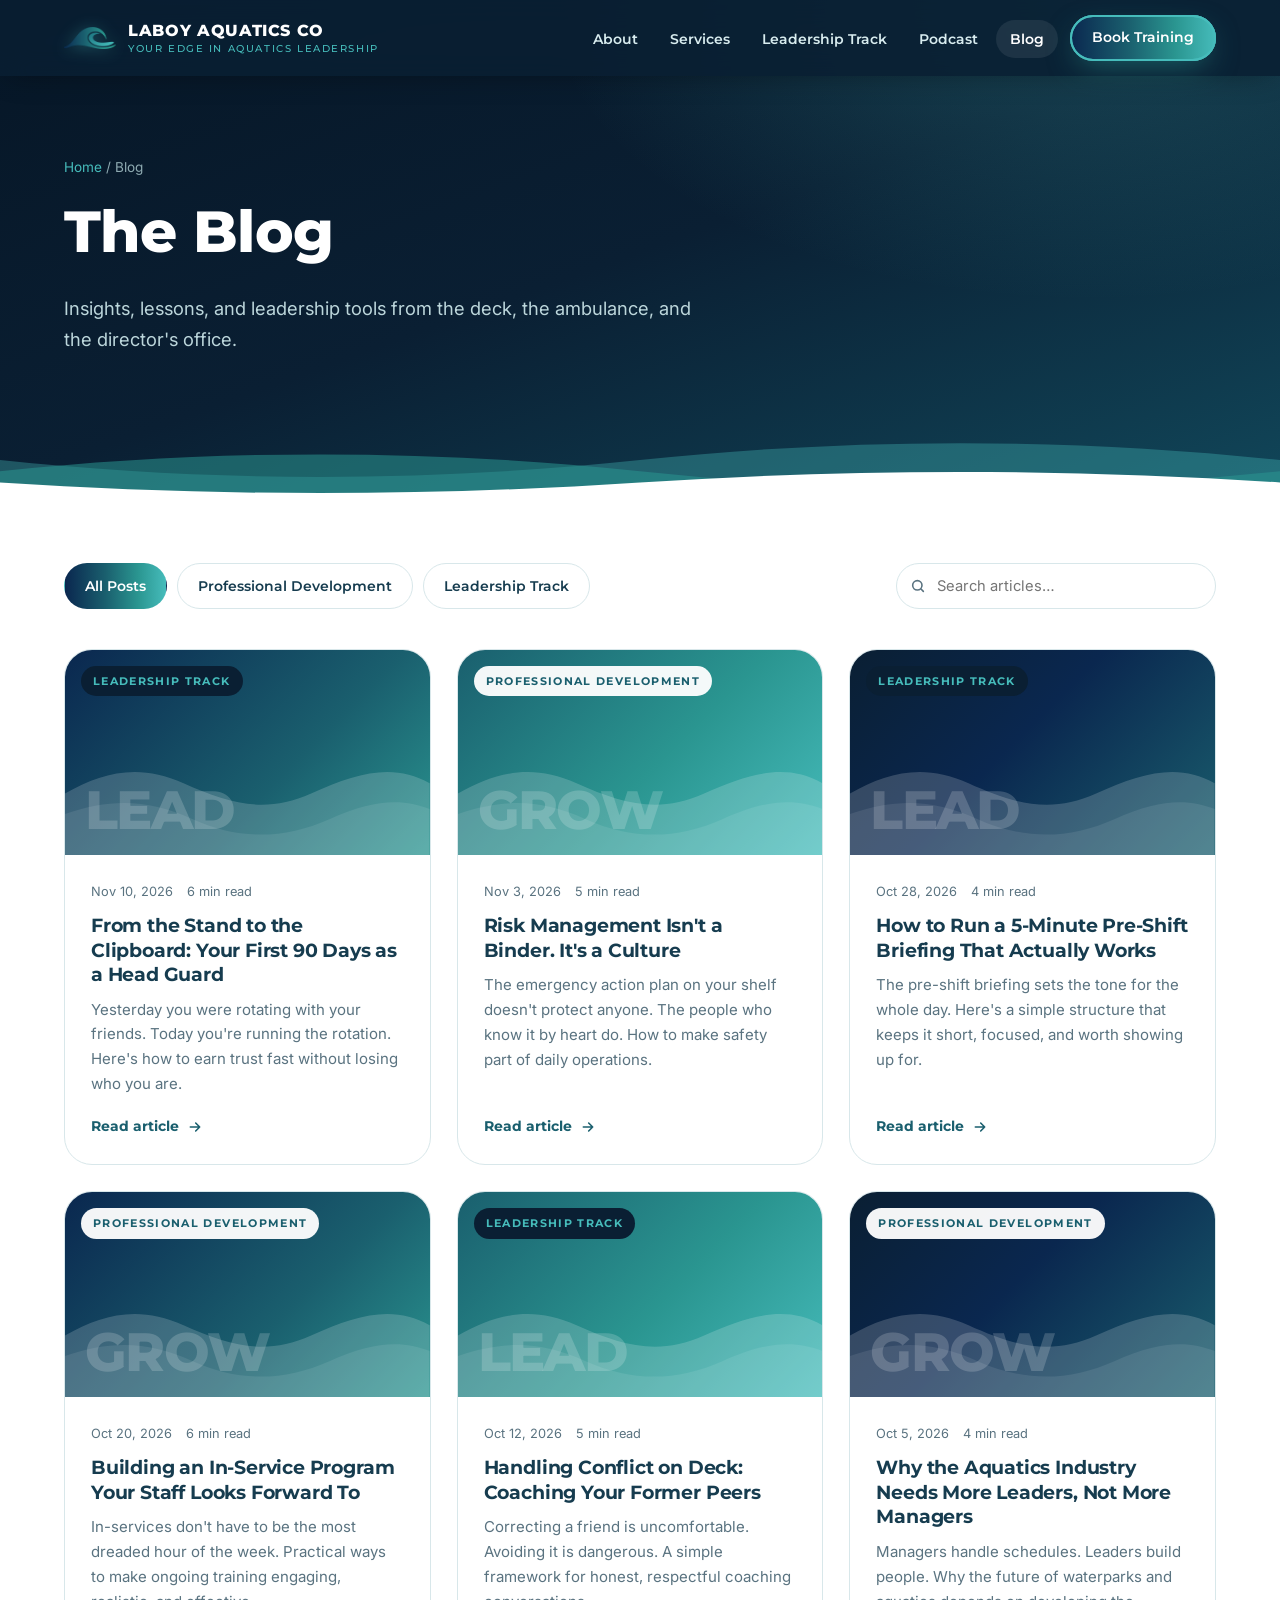
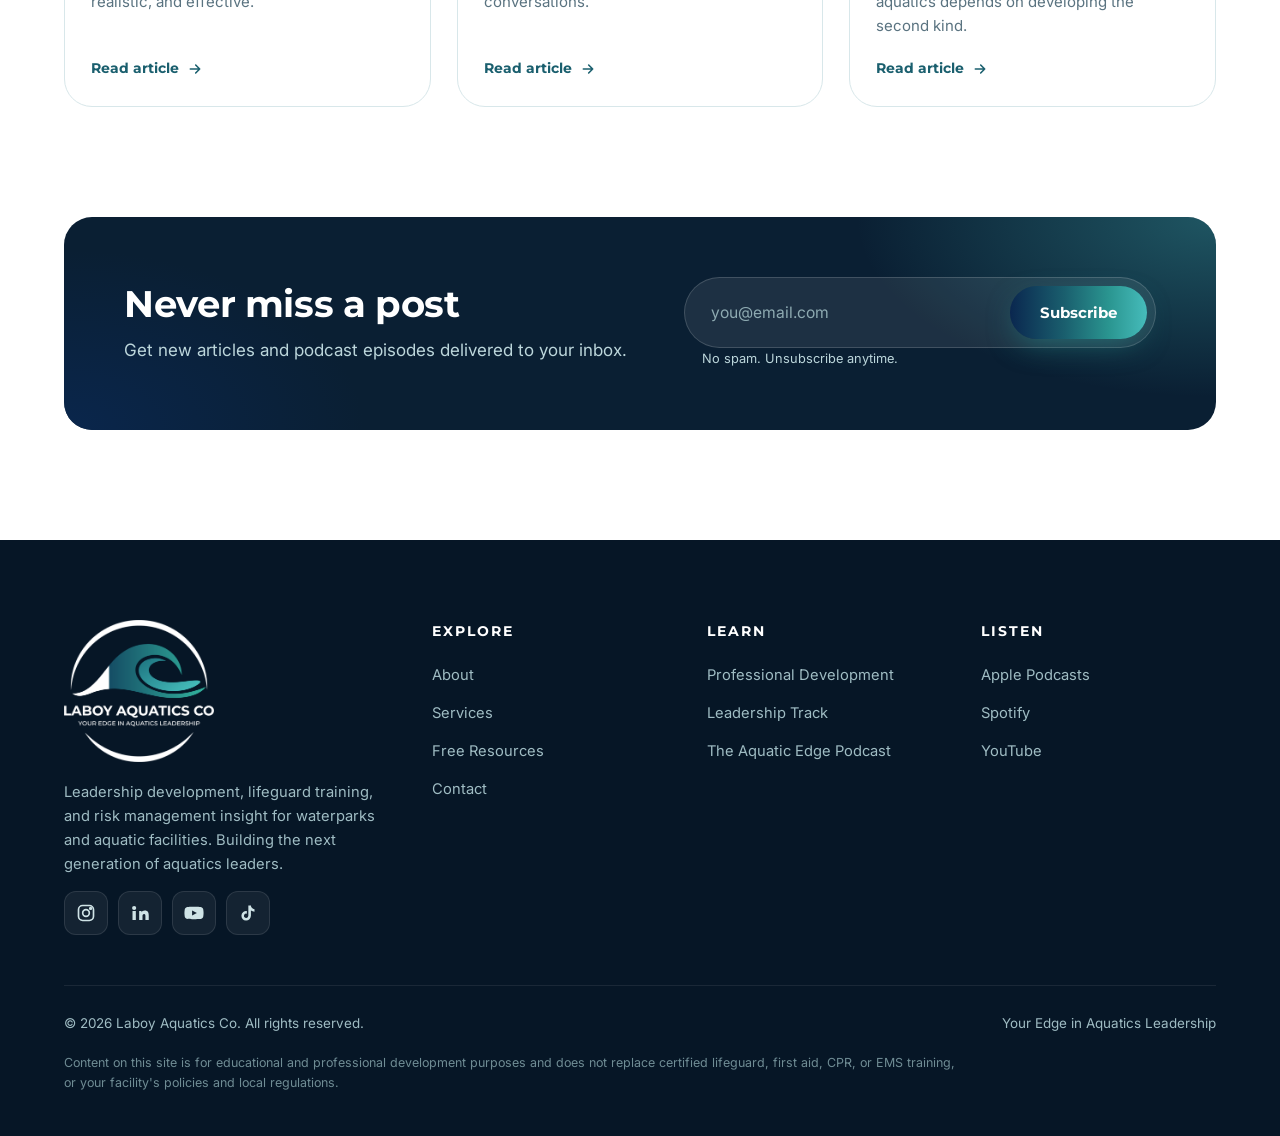
<file: blog.html>
<!doctype html>
<html lang="en">
<head>
  <meta charset="utf-8">
  <meta name="viewport" content="width=device-width, initial-scale=1">
  <meta name="theme-color" content="#0A1F33">
  <link rel="icon" type="image/png" href="assets/img/favicon.png">
  <link rel="apple-touch-icon" href="assets/img/apple-touch-icon.png">
  <link rel="preconnect" href="https://fonts.googleapis.com">
  <link rel="preconnect" href="https://fonts.gstatic.com" crossorigin>
  <link href="https://fonts.googleapis.com/css2?family=Inter:wght@400;500;600&family=Montserrat:wght@500;600;700;800&display=swap" rel="stylesheet">
  <link rel="stylesheet" href="assets/css/styles.css">
  <title>Blog | Laboy Aquatics Co</title>
  <meta name="description" content="Professional development and leadership track articles for lifeguards, supervisors, and aquatics leaders.">
</head>
<body data-page="blog">
<header id="site-nav"></header>
<main>
  <section class="page-hero">
    <div class="container">
      <div class="breadcrumb"><a href="index.html">Home</a> / Blog</div>
      <h1 id="blog-title">The Blog</h1>
      <p id="blog-sub">Insights, lessons, and leadership tools from the deck, the ambulance, and the director's office.</p>
    </div>
    <div class="hero-waves" aria-hidden="true">
      <svg class="w1" viewBox="0 0 2880 160" preserveAspectRatio="none"><path fill="#46BCBB" d="M0 80c240 40 480 40 720 0s480-40 720 0 480 40 720 0 480-40 720 0v80H0z"/></svg>
      <svg class="w2" viewBox="0 0 2880 160" preserveAspectRatio="none"><path fill="#2A9590" d="M0 100c240-40 480-40 720 0s480 40 720 0 480-40 720 0 480 40 720 0v60H0z"/></svg>
      <svg class="w3" viewBox="0 0 2880 160" preserveAspectRatio="none"><path fill="#ffffff" d="M0 120c240 25 480 25 720 0s480-25 720 0 480 25 720 0 480-25 720 0v40H0z"/></svg>
    </div>
  </section>

  <section class="section" style="padding-top:60px">
    <div class="container">
      <div class="filters">
        <button class="filter" data-cat="all">All Posts</button>
        <button class="filter" data-cat="development">Professional Development</button>
        <button class="filter" data-cat="leadership">Leadership Track</button>
        <label class="search">
          <svg viewBox="0 0 24 24" fill="none" stroke="currentColor" stroke-width="2.4" stroke-linecap="round"><circle cx="11" cy="11" r="7"/><path d="m20 20-3.5-3.5"/></svg>
          <input id="post-search" type="search" placeholder="Search articles…" aria-label="Search articles">
        </label>
      </div>
      <div class="posts" id="all-posts"></div>
    </div>
  </section>

  <section class="section" style="padding-top:0">
    <div class="container">
      <div class="newsletter reveal">
        <div><h2>Never miss a post</h2><p>Get new articles and podcast episodes delivered to your inbox.</p></div>
        <div>
          <form class="nl-form"><input type="email" placeholder="you@email.com" required aria-label="Email address"><button class="btn btn--primary" type="submit">Subscribe</button></form>
          <p class="nl-note">No spam. Unsubscribe anytime.</p>
        </div>
      </div>
    </div>
  </section>
</main>
<footer id="site-footer"></footer>
<script src="assets/js/content.js"></script>
<script src="assets/js/main.js"></script>
</body>
</html>
</file>
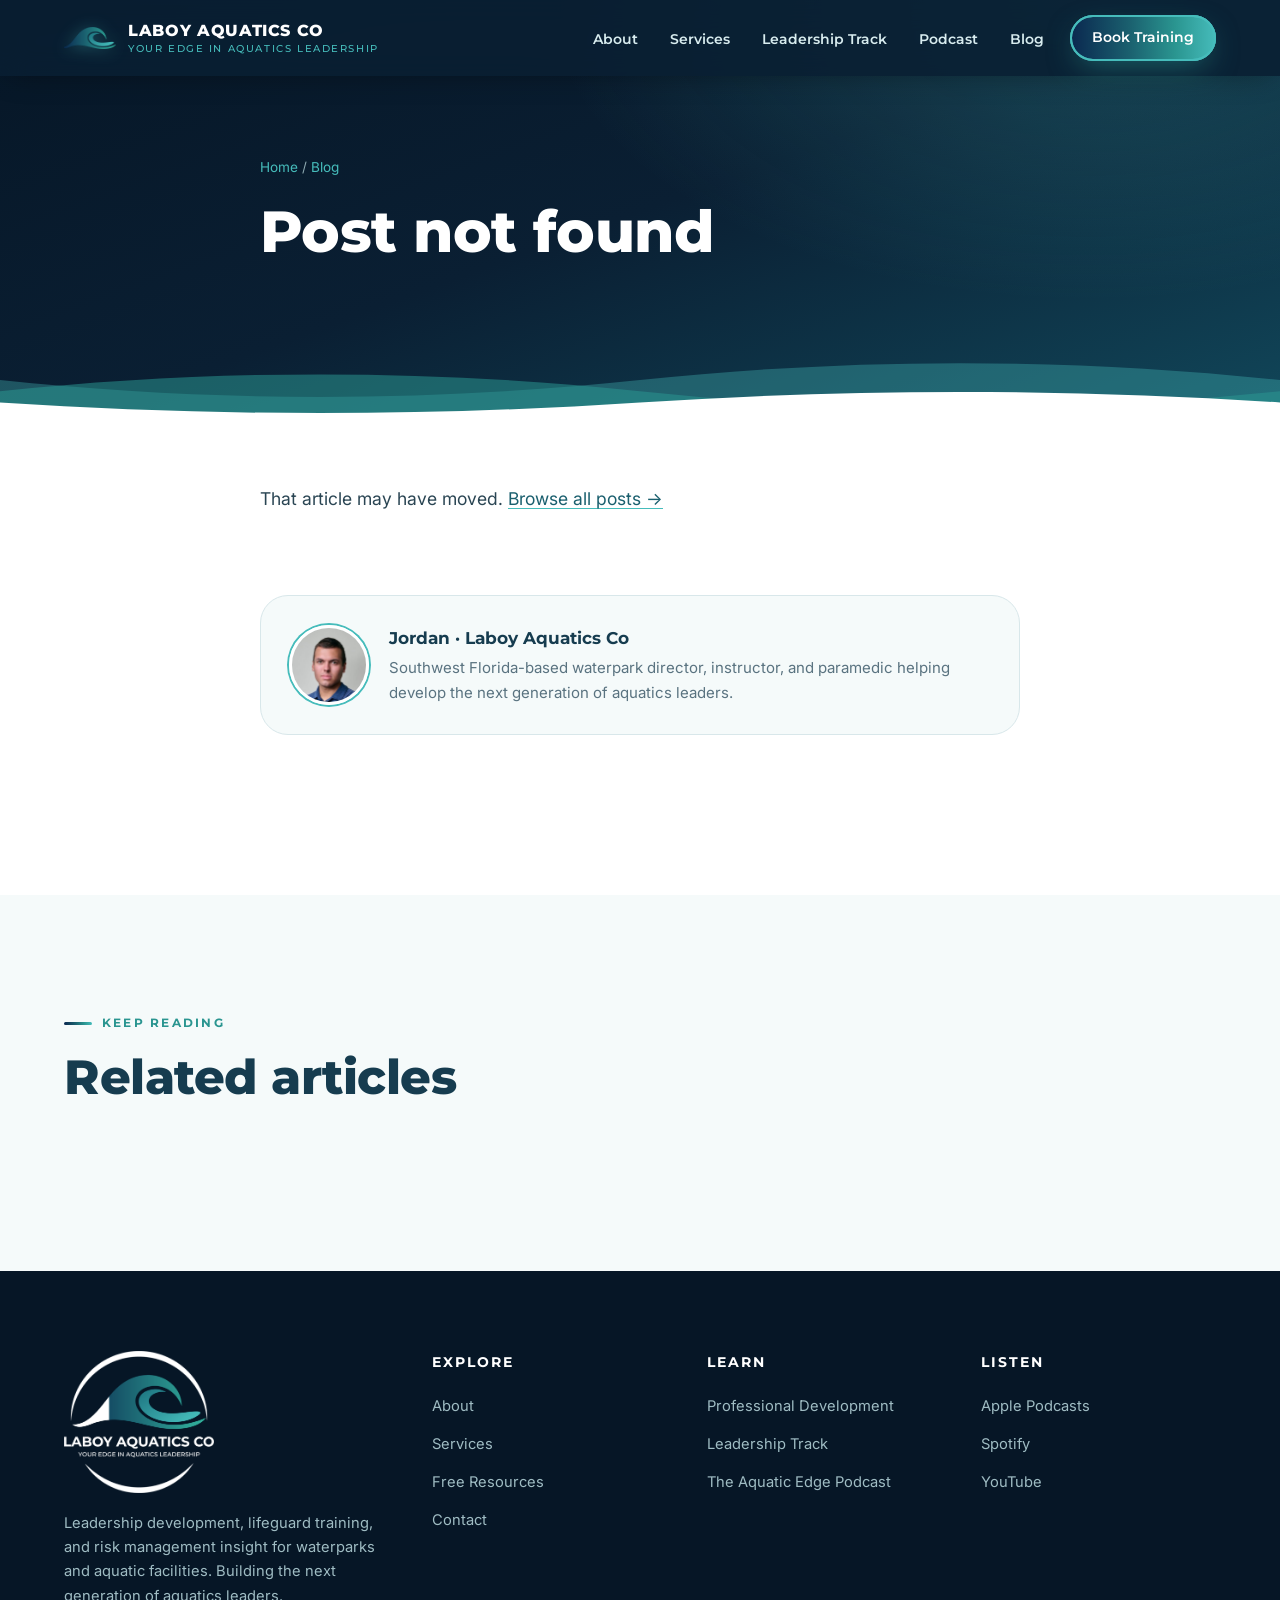
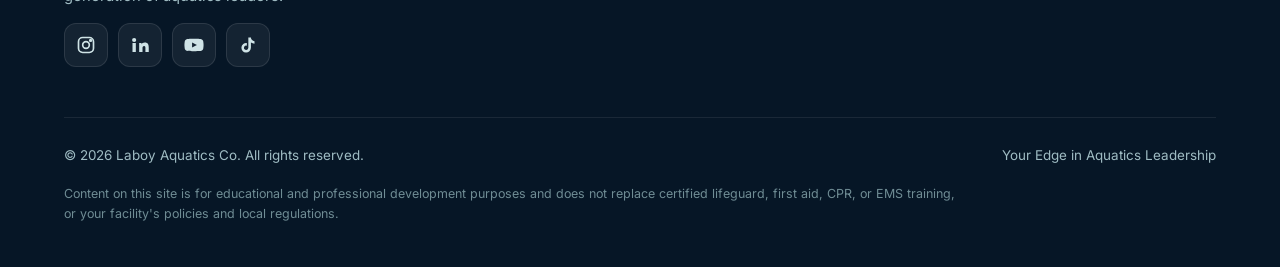
<file: post.html>
<!doctype html>
<html lang="en">
<head>
  <meta charset="utf-8">
  <meta name="viewport" content="width=device-width, initial-scale=1">
  <meta name="theme-color" content="#0A1F33">
  <link rel="icon" type="image/png" href="assets/img/favicon.png">
  <link rel="apple-touch-icon" href="assets/img/apple-touch-icon.png">
  <link rel="preconnect" href="https://fonts.googleapis.com">
  <link rel="preconnect" href="https://fonts.gstatic.com" crossorigin>
  <link href="https://fonts.googleapis.com/css2?family=Inter:wght@400;500;600&family=Montserrat:wght@500;600;700;800&display=swap" rel="stylesheet">
  <link rel="stylesheet" href="assets/css/styles.css">
  <title>Article | Laboy Aquatics Co</title>
  <meta name="description" content="Laboy Aquatics Co article">
</head>
<body data-page="post">
<header id="site-nav"></header>
<main>
  <section class="page-hero">
    <div class="container">
      <div class="article">
        <div class="breadcrumb" id="post-crumb"><a href="index.html">Home</a> / <a href="blog.html">Blog</a></div>
        <h1 id="post-title">Loading…</h1>
        <div class="article-meta" id="post-meta"></div>
      </div>
    </div>
    <div class="hero-waves" aria-hidden="true">
      <svg class="w1" viewBox="0 0 2880 160" preserveAspectRatio="none"><path fill="#46BCBB" d="M0 80c240 40 480 40 720 0s480-40 720 0 480 40 720 0 480-40 720 0v80H0z"/></svg>
      <svg class="w2" viewBox="0 0 2880 160" preserveAspectRatio="none"><path fill="#2A9590" d="M0 100c240-40 480-40 720 0s480 40 720 0 480-40 720 0 480 40 720 0v60H0z"/></svg>
      <svg class="w3" viewBox="0 0 2880 160" preserveAspectRatio="none"><path fill="#ffffff" d="M0 120c240 25 480 25 720 0s480-25 720 0 480 25 720 0 480-25 720 0v40H0z"/></svg>
    </div>
  </section>

  <section class="section" style="padding-top:60px">
    <div class="container">
      <article class="article">
        <div class="prose" id="post-body"></div>
        <div class="tags" id="post-tags"></div>
        <div class="author-box">
          <img src="assets/img/avatar.jpg" alt="Jordan">
          <div><b id="author-name">Jordan · Laboy Aquatics Co</b><p>Southwest Florida-based waterpark director, instructor, and paramedic helping develop the next generation of aquatics leaders.</p></div>
        </div>
        <div class="post-nav" id="post-nav"></div>
      </article>
    </div>
  </section>

  <section class="section section--mist" id="related-section">
    <div class="container">
      <div class="section-head"><span class="eyebrow">Keep Reading</span><h2>Related articles</h2></div>
      <div class="posts" id="related"></div>
    </div>
  </section>
</main>
<footer id="site-footer"></footer>
<script src="assets/js/content.js"></script>
<script src="assets/js/main.js"></script>
</body>
</html>
</file>
<file: assets/css/styles.css>
/* =====================================================================
   Laboy Aquatics Co — styles
   Palette sampled from the logo
   ===================================================================== */
:root {
  --navy-950: #061626;
  --navy-900: #0A1F33;
  --navy-800: #0E2A40;
  --navy: #163C4F;        /* logo wordmark */
  --deep: #0A274F;        /* wave – left */
  --teal-700: #1A5F6E;    /* wave – mid */
  --teal: #2A9590;        /* wave – right */
  --aqua: #46BCBB;        /* curl highlight */
  --seafoam: #35AE96;     /* wave tip */
  --mist: #EAF6F6;
  --foam: #F5FAFA;
  --white: #ffffff;
  --ink: #12303F;
  --muted: #5A7380;
  --line: #D8E7EA;

  --grad: linear-gradient(90deg, var(--deep) 0%, var(--teal-700) 40%, var(--teal) 72%, var(--aqua) 100%);
  --grad-diag: linear-gradient(135deg, var(--deep) 0%, var(--teal-700) 45%, var(--teal) 75%, var(--seafoam) 100%);
  --grad-text: linear-gradient(90deg, var(--aqua), var(--seafoam) 50%, #7fe0d3);

  --radius: 18px;
  --radius-lg: 28px;
  --shadow-sm: 0 2px 8px rgba(10, 31, 51, .06);
  --shadow: 0 12px 40px -12px rgba(10, 31, 51, .22);
  --shadow-lg: 0 30px 80px -20px rgba(10, 31, 51, .35);

  --font-head: "Montserrat", system-ui, sans-serif;
  --font-body: "Inter", system-ui, sans-serif;
  --max: 1200px;
  --nav-h: 76px;
}

*, *::before, *::after { box-sizing: border-box; }
html { scroll-behavior: smooth; scroll-padding-top: calc(var(--nav-h) + 12px); }
body {
  margin: 0;
  font-family: var(--font-body);
  font-size: 17px;
  line-height: 1.65;
  color: var(--ink);
  background: var(--white);
  -webkit-font-smoothing: antialiased;
  overflow-x: hidden;
}
img { max-width: 100%; display: block; }
a { color: var(--teal-700); text-decoration: none; }
h1, h2, h3, h4 { font-family: var(--font-head); line-height: 1.15; margin: 0 0 .5em; color: var(--navy); letter-spacing: -.01em; }
p { margin: 0 0 1em; }
:focus-visible { outline: 3px solid var(--aqua); outline-offset: 3px; border-radius: 6px; }

.container { width: 100%; max-width: var(--max); margin: 0 auto; padding: 0 24px; }
.section { padding: 110px 0; position: relative; }
.section--mist { background: var(--foam); }
.section--dark { background: var(--navy-900); color: #cfe3e6; }
.section--dark h2, .section--dark h3 { color: var(--white); }

.eyebrow {
  display: inline-flex; align-items: center; gap: 10px;
  font-family: var(--font-head); font-weight: 700; font-size: .78rem;
  letter-spacing: .18em; text-transform: uppercase; color: var(--teal);
  margin-bottom: 16px;
}
.eyebrow::before { content: ""; width: 28px; height: 3px; border-radius: 3px; background: var(--grad); }
.section--dark .eyebrow { color: var(--aqua); }

.section-head { max-width: 720px; margin-bottom: 56px; }
.section-head.center { text-align: center; margin-left: auto; margin-right: auto; }
.section-head.center .eyebrow::after { content: ""; width: 28px; height: 3px; border-radius: 3px; background: var(--grad); }
.section-head h2 { font-size: clamp(2rem, 4vw, 3rem); font-weight: 800; }
.section-head p { font-size: 1.1rem; color: var(--muted); }
.section--dark .section-head p { color: #9fbcc3; }

.grad-text { background: var(--grad-text); -webkit-background-clip: text; background-clip: text; color: transparent; }

/* ---------- Buttons ---------- */
.btn {
  display: inline-flex; align-items: center; gap: 10px;
  font-family: var(--font-head); font-weight: 700; font-size: .95rem;
  padding: 15px 28px; border-radius: 999px; border: 2px solid transparent;
  cursor: pointer; transition: transform .25s, box-shadow .25s, background .25s, color .25s;
  white-space: nowrap;
}
.btn svg { width: 18px; height: 18px; }
.btn--primary { background-origin: border-box; }
.btn--primary { background: var(--grad); color: var(--white); box-shadow: 0 10px 30px -8px rgba(42, 149, 144, .6); border: 0; padding: 17px 30px; }
.btn--primary:hover { transform: translateY(-2px); box-shadow: 0 16px 36px -8px rgba(42, 149, 144, .75); filter: brightness(1.1); }

/* Water ripple: aqua rings spread outward from the button */
.btn--ripple { position: relative; isolation: isolate; }
.btn--ripple::before, .btn--ripple::after {
  content: ""; position: absolute; inset: 0; border-radius: inherit; pointer-events: none; z-index: -1;
  border: 2px solid var(--aqua); animation: btn-ripple 2.6s ease-out infinite;
}
.btn--ripple::after { animation-delay: 1.3s; }
.btn--ripple:hover::before, .btn--ripple:hover::after { animation-duration: 1.6s; }
.btn--ripple:hover::after { animation-delay: .8s; }
@keyframes btn-ripple { 0% { transform: scale(1); opacity: .8; } 100% { transform: scale(1.3, 1.75); opacity: 0; } }
.btn--ghost { color: var(--white); border-color: rgba(255,255,255,.35); background: rgba(255,255,255,.06); backdrop-filter: blur(6px); }
.btn--ghost:hover { border-color: var(--aqua); background: rgba(70,188,187,.15); transform: translateY(-2px); }
.btn--outline { color: var(--navy); border-color: var(--line); background: var(--white); }
.btn--outline:hover { border-color: var(--teal); color: var(--teal-700); transform: translateY(-2px); }

/* ---------- Nav ---------- */
.nav {
  position: fixed; inset: 0 0 auto 0; height: var(--nav-h); z-index: 100;
  display: flex; align-items: center;
  transition: background .3s, box-shadow .3s, height .3s;
}
.nav.scrolled, .nav.solid { background: rgba(10, 31, 51, .88); backdrop-filter: blur(14px); box-shadow: 0 6px 30px -10px rgba(0,0,0,.4); }
.nav .container { display: flex; align-items: center; justify-content: space-between; gap: 24px; }
.brand { display: flex; align-items: center; gap: 12px; color: var(--white); }
.brand img { width: 52px; height: auto; filter: drop-shadow(0 2px 8px rgba(70,188,187,.35)); }
.brand-text { font-family: var(--font-head); font-weight: 800; letter-spacing: .04em; font-size: 1.02rem; line-height: 1.1; }
.brand-text small { display: block; font-weight: 500; font-size: .62rem; letter-spacing: .16em; color: var(--aqua); text-transform: uppercase; margin-top: 3px; }
.nav-links { display: flex; align-items: center; gap: 4px; list-style: none; margin: 0; padding: 0; }
.nav-links a { color: #d8ecef; font-family: var(--font-head); font-weight: 600; font-size: .9rem; padding: 10px 14px; border-radius: 999px; transition: color .2s, background .2s; }
.nav-links a:hover, .nav-links a.active { color: var(--white); background: rgba(255,255,255,.08); }
.nav-links .btn { padding: 11px 22px; margin-left: 8px; color: var(--white); }
.nav-links .btn--primary, .nav-links .btn--primary:hover { background: var(--grad); color: var(--white); }
.nav-toggle { display: none; background: none; border: 0; padding: 10px; cursor: pointer; }
.nav-toggle span { display: block; width: 26px; height: 2px; background: var(--white); margin: 6px 0; border-radius: 2px; transition: transform .3s, opacity .3s; }
.nav.open .nav-toggle span:nth-child(1) { transform: translateY(8px) rotate(45deg); }
.nav.open .nav-toggle span:nth-child(2) { opacity: 0; }
.nav.open .nav-toggle span:nth-child(3) { transform: translateY(-8px) rotate(-45deg); }

/* ---------- Hero ---------- */
.hero {
  position: relative; min-height: 100vh; min-height: 100svh;
  display: flex; align-items: center;
  background:
    radial-gradient(1000px 600px at 85% 20%, rgba(70,188,187,.22), transparent 60%),
    radial-gradient(800px 500px at 10% 90%, rgba(10,39,79,.9), transparent 60%),
    linear-gradient(160deg, var(--navy-950) 0%, var(--navy-900) 40%, #0d3346 75%, #11475a 100%);
  color: var(--white); overflow: hidden; padding: calc(var(--nav-h) + 40px) 0 180px;
}
.hero::before {
  content: ""; position: absolute; inset: 0;
  background-image: radial-gradient(rgba(255,255,255,.07) 1px, transparent 1px);
  background-size: 28px 28px; mask-image: linear-gradient(180deg, #000 0%, transparent 85%);
  -webkit-mask-image: linear-gradient(180deg, #000 0%, transparent 85%);
}
.hero .container { position: relative; z-index: 2; display: grid; grid-template-columns: 1.15fr .85fr; gap: 60px; align-items: center; }
.hero h1 { color: var(--white); font-size: clamp(2.6rem, 5.6vw, 4.6rem); font-weight: 800; letter-spacing: -.025em; margin-bottom: 24px; }
.hero-lead { font-size: 1.2rem; color: #bcd6db; max-width: 560px; margin-bottom: 36px; }
.hero-ctas { display: flex; flex-wrap: wrap; gap: 14px; }
.hero-pill {
  display: inline-flex; align-items: center; gap: 10px; padding: 8px 16px 8px 8px; margin-bottom: 26px;
  border-radius: 999px; background: rgba(255,255,255,.07); border: 1px solid rgba(255,255,255,.14);
  font-size: .85rem; color: #cfe6ea; font-weight: 500;
}
.hero-pill b { background: var(--grad); color: #fff; border-radius: 999px; padding: 4px 12px; font-size: .72rem; letter-spacing: .1em; text-transform: uppercase; font-family: var(--font-head); }

.hero-visual { position: relative; aspect-ratio: 1; max-width: 480px; justify-self: center; width: 100%; }
.hero-ring {
  position: absolute; inset: 0; border-radius: 50%;
  border: 2px solid rgba(70,188,187,.25);
  animation: spin 40s linear infinite;
}
.hero-ring::before, .hero-ring::after {
  content: ""; position: absolute; width: 14px; height: 14px; border-radius: 50%;
  background: var(--aqua); box-shadow: 0 0 20px 4px rgba(70,188,187,.7);
}
.hero-ring::before { top: -7px; left: calc(50% - 7px); }
.hero-ring::after { bottom: 14%; right: 4%; width: 9px; height: 9px; background: var(--seafoam); }
.hero-ring.r2 { inset: 12%; border-style: dashed; border-color: rgba(255,255,255,.12); animation-duration: 60s; animation-direction: reverse; }
.hero-ring.r2::before, .hero-ring.r2::after { display: none; }
.hero-glow { position: absolute; inset: 18%; border-radius: 50%; background: radial-gradient(circle, rgba(70,188,187,.35), transparent 65%); filter: blur(20px); animation: pulse 6s ease-in-out infinite; }
.hero-mark { position: absolute; inset: 22% 12%; display: flex; align-items: center; justify-content: center; animation: bob 6s ease-in-out infinite; }
.hero-mark img { width: 100%; filter: drop-shadow(0 20px 40px rgba(0,0,0,.45)) brightness(1.15); }

.badge-float {
  position: absolute; display: flex; align-items: center; gap: 12px;
  padding: 12px 18px 12px 12px; border-radius: 16px;
  background: rgba(255,255,255,.95); color: var(--navy); box-shadow: var(--shadow-lg);
  font-family: var(--font-head); font-weight: 700; font-size: .9rem; line-height: 1.2;
  animation: bob 7s ease-in-out infinite;
}
.badge-float small { display: block; font-family: var(--font-body); font-weight: 500; color: var(--muted); font-size: .74rem; }
.badge-float .ico { width: 40px; height: 40px; border-radius: 12px; display: grid; place-items: center; background: var(--grad-diag); color: #fff; flex: none; }
.badge-float .ico svg { width: 22px; height: 22px; }
.badge-float.b1 { top: 6%; left: -8%; animation-delay: -1s; }
.badge-float.b2 { top: 46%; right: -10%; animation-delay: -3s; }
.badge-float.b3 { bottom: 4%; left: 2%; animation-delay: -5s; }

.hero-waves { position: absolute; left: 0; right: 0; bottom: -2px; height: 160px; z-index: 1; }
.hero-waves svg { position: absolute; bottom: 0; width: 200%; height: 100%; }
.hero-waves .w1 { animation: drift 18s linear infinite; opacity: .35; }
.hero-waves .w2 { animation: drift 12s linear infinite reverse; opacity: .55; }
.hero-waves .w3 { animation: drift 24s linear infinite; }

.scroll-cue { position: absolute; left: 50%; bottom: 36px; transform: translateX(-50%); z-index: 3; width: 26px; height: 42px; border: 2px solid rgba(22,60,79,.35); border-radius: 20px; }
.scroll-cue::after { content: ""; position: absolute; top: 8px; left: 50%; width: 4px; height: 8px; margin-left: -2px; border-radius: 4px; background: var(--teal); animation: cue 1.8s ease-in-out infinite; }

/* ---------- Marquee ---------- */
.marquee { background: var(--white); padding: 26px 0; border-bottom: 1px solid var(--line); overflow: hidden; }
.marquee-track { display: flex; gap: 56px; width: max-content; animation: marquee 40s linear infinite; }
.marquee span { display: inline-flex; align-items: center; gap: 56px; font-family: var(--font-head); font-weight: 800; font-size: 1.15rem; text-transform: uppercase; letter-spacing: .08em; color: var(--navy); white-space: nowrap; }
.marquee span::after { content: ""; width: 10px; height: 10px; border-radius: 50%; background: var(--grad); }
.marquee:hover .marquee-track { animation-play-state: paused; }

/* ---------- About ---------- */
.about-grid { display: grid; grid-template-columns: .9fr 1.1fr; gap: 80px; align-items: center; }
.about-photo { position: relative; }
.about-photo .frame {
  position: relative; aspect-ratio: 4/5; border-radius: var(--radius-lg); overflow: hidden;
  background: var(--grad-diag); box-shadow: var(--shadow-lg);
  display: grid; place-items: center;
}
.about-photo .frame img.photo { width: 100%; height: 100%; object-fit: cover; object-position: center top; }
.about-photo .frame .placeholder { text-align: center; color: rgba(255,255,255,.9); padding: 30px; }
.about-photo .frame .placeholder img { width: 70%; margin: 0 auto 18px; filter: brightness(0) invert(1); opacity: .9; }
.about-photo .frame .placeholder small { font-size: .8rem; opacity: .75; }
.about-photo::before { content: ""; position: absolute; inset: 24px -24px -24px 24px; border-radius: var(--radius-lg); border: 2px solid var(--aqua); z-index: -1; }
.about-card {
  position: absolute; right: -30px; bottom: 40px; background: var(--white); border-radius: var(--radius);
  padding: 20px 24px; box-shadow: var(--shadow-lg); max-width: 240px;
}
.about-card strong { font-family: var(--font-head); font-size: 2.2rem; line-height: 1; display: block; }
.about-card span { font-size: .85rem; color: var(--muted); }
.about-body h2 { font-size: clamp(2rem, 4vw, 2.9rem); font-weight: 800; }
.about-body .lead { font-size: 1.15rem; color: var(--ink); }
.about-body p { color: var(--muted); }
.roles { display: grid; grid-template-columns: repeat(3, 1fr); gap: 16px; margin: 32px 0; }
.role {
  padding: 22px 18px; border-radius: var(--radius); background: var(--foam); border: 1px solid var(--line);
  transition: transform .3s, box-shadow .3s, border-color .3s;
}
.role:hover { transform: translateY(-4px); box-shadow: var(--shadow); border-color: transparent; }
.role .ico { width: 46px; height: 46px; border-radius: 14px; display: grid; place-items: center; background: var(--grad-diag); color: #fff; margin-bottom: 14px; }
.role .ico svg { width: 24px; height: 24px; }
.role h4 { font-size: 1rem; margin-bottom: 4px; }
.role p { font-size: .86rem; margin: 0; line-height: 1.5; }
.signature { display: flex; align-items: center; gap: 16px; }
.signature .line { width: 48px; height: 3px; background: var(--grad); border-radius: 3px; }
.signature b { font-family: var(--font-head); color: var(--navy); }
.signature span { color: var(--muted); font-size: .9rem; }

/* ---------- Mission band ---------- */
.mission {
  position: relative; overflow: hidden; color: var(--white); text-align: center;
  background: var(--grad-diag); padding: 100px 0;
}
.mission::before {
  content: ""; position: absolute; width: 900px; height: 900px; border-radius: 50%;
  border: 60px solid rgba(255,255,255,.05); top: -450px; right: -300px;
}
.mission::after {
  content: ""; position: absolute; width: 600px; height: 600px; border-radius: 50%;
  border: 40px solid rgba(255,255,255,.05); bottom: -350px; left: -200px;
}
.mission blockquote { position: relative; z-index: 1; margin: 0 auto; max-width: 900px; font-family: var(--font-head); font-weight: 700; font-size: clamp(1.6rem, 3.4vw, 2.6rem); line-height: 1.3; }
.mission blockquote::before { content: "\201C"; display: block; font-size: 5rem; line-height: .6; color: rgba(255,255,255,.35); margin-bottom: 18px; }
.mission cite { display: block; margin-top: 24px; font-style: normal; font-family: var(--font-body); font-size: 1rem; opacity: .8; letter-spacing: .1em; text-transform: uppercase; }

.values { display: grid; grid-template-columns: repeat(4, 1fr); gap: 20px; margin-top: 60px; position: relative; z-index: 1; }
.value { padding: 26px 20px; border-radius: var(--radius); background: rgba(255,255,255,.1); border: 1px solid rgba(255,255,255,.18); backdrop-filter: blur(6px); text-align: left; }
.value b { font-family: var(--font-head); font-size: 1.05rem; display: block; margin-bottom: 6px; }
.value span { font-size: .9rem; opacity: .85; line-height: 1.5; display: block; }

/* ---------- Services ---------- */
.services { display: grid; grid-template-columns: repeat(3, 1fr); gap: 24px; }
.service {
  position: relative; padding: 36px 30px; border-radius: var(--radius-lg); background: var(--white);
  border: 1px solid var(--line); overflow: hidden; transition: transform .35s, box-shadow .35s, border-color .35s;
}
.service::before { content: ""; position: absolute; inset: 0 0 auto 0; height: 4px; background: var(--grad); transform: scaleX(0); transform-origin: left; transition: transform .4s; }
.service:hover { transform: translateY(-6px); box-shadow: var(--shadow); border-color: transparent; }
.service:hover::before { transform: scaleX(1); }
.service .ico { width: 58px; height: 58px; border-radius: 16px; display: grid; place-items: center; background: var(--mist); color: var(--teal-700); margin-bottom: 22px; transition: background .35s, color .35s; }
.service:hover .ico { background: var(--grad-diag); color: #fff; }
.service .ico svg { width: 28px; height: 28px; }
.service h3 { font-size: 1.25rem; }
.service p { color: var(--muted); font-size: .98rem; }
.service ul { list-style: none; padding: 0; margin: 18px 0 0; }
.service li { font-size: .9rem; color: var(--ink); padding: 5px 0 5px 26px; position: relative; }
.service li::before { content: ""; position: absolute; left: 0; top: 11px; width: 14px; height: 8px; border-left: 2px solid var(--teal); border-bottom: 2px solid var(--teal); transform: rotate(-45deg); }
.service .num { position: absolute; top: 26px; right: 28px; font-family: var(--font-head); font-weight: 800; font-size: 2.6rem; color: var(--mist); line-height: 1; }

/* ---------- Leadership Track ---------- */
.track-intro { display: grid; grid-template-columns: 1fr 1fr; gap: 60px; align-items: end; margin-bottom: 64px; }
.track-intro .section-head { margin-bottom: 0; }
.track-intro p.side { color: #9fbcc3; font-size: 1.05rem; margin: 0; }
.ladder { position: relative; display: grid; grid-template-columns: repeat(5, 1fr); gap: 18px; }
.ladder::before { content: ""; position: absolute; top: 34px; left: 8%; right: 8%; height: 3px; background: linear-gradient(90deg, rgba(70,188,187,.15), var(--aqua), rgba(70,188,187,.15)); }
.rung { position: relative; text-align: center; }
.rung .dot {
  position: relative; z-index: 1; width: 70px; height: 70px; margin: 0 auto 22px; border-radius: 50%;
  display: grid; place-items: center; background: var(--navy-800); border: 2px solid rgba(70,188,187,.5);
  font-family: var(--font-head); font-weight: 800; font-size: 1.3rem; color: var(--aqua);
  transition: background .3s, transform .3s, box-shadow .3s;
}
.rung:hover .dot { background: var(--grad-diag); color: #fff; transform: scale(1.08); box-shadow: 0 0 0 8px rgba(70,188,187,.15); }
.rung .card { background: rgba(255,255,255,.04); border: 1px solid rgba(255,255,255,.08); border-radius: var(--radius); padding: 22px 18px; height: calc(100% - 92px); transition: border-color .3s, background .3s; }
.rung:hover .card { border-color: rgba(70,188,187,.45); background: rgba(70,188,187,.06); }
.rung h4 { color: var(--white); font-size: 1.02rem; margin-bottom: 8px; }
.rung p { font-size: .86rem; color: #9fbcc3; margin: 0 0 12px; line-height: 1.5; }
.rung .skills { display: flex; flex-wrap: wrap; justify-content: center; gap: 6px; }
.rung .skills span { font-size: .7rem; font-weight: 600; padding: 4px 9px; border-radius: 999px; background: rgba(70,188,187,.12); color: var(--aqua); }
.track-posts-head { display: flex; justify-content: space-between; align-items: end; gap: 20px; margin: 90px 0 30px; flex-wrap: wrap; }
.track-posts-head h3 { font-size: 1.6rem; margin: 0; }

/* ---------- Post cards ---------- */
.posts { display: grid; grid-template-columns: repeat(3, 1fr); gap: 26px; }
.post-card {
  display: flex; flex-direction: column; border-radius: var(--radius-lg); overflow: hidden;
  background: var(--white); border: 1px solid var(--line); color: inherit;
  transition: transform .35s, box-shadow .35s;
}
.post-card:hover { transform: translateY(-6px); box-shadow: var(--shadow); }
.post-card .cover { position: relative; aspect-ratio: 16/9; background: var(--grad-diag); overflow: hidden; display: flex; align-items: flex-end; padding: 20px; }
.post-card .cover svg.cover-wave { position: absolute; inset: auto 0 0 0; width: 100%; height: 60%; opacity: .5; transition: transform .6s; }
.post-card:hover .cover svg.cover-wave { transform: translateX(-6%) scale(1.1); }
.post-card .cover .cover-title { position: relative; z-index: 1; font-family: var(--font-head); font-weight: 800; color: rgba(255,255,255,.18); font-size: 3.4rem; line-height: .9; letter-spacing: -.03em; }
.post-card .cat { position: absolute; top: 16px; left: 16px; z-index: 2; font-family: var(--font-head); font-size: .7rem; font-weight: 700; letter-spacing: .12em; text-transform: uppercase; padding: 6px 12px; border-radius: 999px; background: rgba(255,255,255,.95); color: var(--teal-700); }
.post-card .cat.leadership { background: var(--navy-900); color: var(--aqua); }
.post-card .body { padding: 26px; display: flex; flex-direction: column; flex: 1; }
.post-card .meta { font-size: .8rem; color: var(--muted); display: flex; gap: 14px; margin-bottom: 12px; }
.post-card h3 { font-size: 1.18rem; line-height: 1.3; margin-bottom: 10px; transition: color .2s; }
.post-card:hover h3 { color: var(--teal-700); }
.post-card p { font-size: .94rem; color: var(--muted); margin-bottom: 18px; }
.post-card .more { margin-top: auto; font-family: var(--font-head); font-weight: 700; font-size: .88rem; color: var(--teal-700); display: inline-flex; align-items: center; gap: 8px; }
.post-card .more svg { width: 16px; height: 16px; transition: transform .25s; }
.post-card:hover .more svg { transform: translateX(4px); }
.section--dark .post-card { background: var(--navy-800); border-color: rgba(255,255,255,.08); }
.section--dark .post-card h3 { color: var(--white); }
.section--dark .post-card:hover h3 { color: var(--aqua); }
.section--dark .post-card p, .section--dark .post-card .meta { color: #9fbcc3; }
.section--dark .post-card .more { color: var(--aqua); }

.cover.v1 { background: linear-gradient(135deg, var(--deep), var(--teal-700) 60%, var(--teal)); }
.cover.v2 { background: linear-gradient(135deg, var(--teal-700), var(--teal) 55%, var(--aqua)); }
.cover.v3 { background: linear-gradient(135deg, var(--navy-900), var(--deep) 45%, var(--teal-700)); }

/* ---------- Podcast ---------- */
.podcast { overflow: hidden; }
.podcast-grid { display: grid; grid-template-columns: 1fr 1.1fr; gap: 60px; align-items: start; }
.pod-feature {
  position: relative; border-radius: var(--radius-lg); padding: 40px; overflow: hidden;
  background: linear-gradient(160deg, var(--navy-900), var(--deep) 55%, var(--teal-700)); color: var(--white); box-shadow: var(--shadow-lg);
}
.pod-feature::after { content: ""; position: absolute; right: -80px; top: -80px; width: 280px; height: 280px; border-radius: 50%; background: radial-gradient(circle, rgba(70,188,187,.45), transparent 70%); }
.pod-cover { position: relative; z-index: 1; display: flex; gap: 22px; align-items: center; margin-bottom: 26px; }
.pod-art { width: 110px; height: 110px; border-radius: 20px; flex: none; background: var(--white); display: grid; place-items: center; padding: 14px; box-shadow: 0 10px 30px rgba(0,0,0,.35); }
.pod-art img { width: 100%; }
.pod-feature h3 { color: var(--white); font-size: 1.5rem; margin-bottom: 4px; }
.pod-feature .host { color: var(--aqua); font-weight: 600; font-size: .9rem; }
.pod-feature > p { position: relative; z-index: 1; color: #bcd6db; }
.eq { position: relative; z-index: 1; display: flex; align-items: flex-end; gap: 4px; height: 56px; margin: 26px 0; }
.eq i { flex: 1; height: 100%; border-radius: 3px; background: linear-gradient(180deg, var(--aqua), var(--teal)); animation: eq 1.2s ease-in-out infinite; transform-origin: bottom; }
.pod-feature.paused .eq i { animation-play-state: paused; }
.player { position: relative; z-index: 1; display: flex; align-items: center; gap: 16px; padding: 14px; border-radius: 16px; background: rgba(255,255,255,.08); border: 1px solid rgba(255,255,255,.12); }
.play-btn { width: 52px; height: 52px; flex: none; border-radius: 50%; border: 0; cursor: pointer; background: var(--grad); color: #fff; display: grid; place-items: center; box-shadow: 0 6px 20px -4px rgba(70,188,187,.6); transition: transform .2s; }
.play-btn:hover { transform: scale(1.06); }
.play-btn svg { width: 22px; height: 22px; }
.player .info { flex: 1; min-width: 0; }
.player .info b { display: block; font-family: var(--font-head); font-size: .92rem; white-space: nowrap; overflow: hidden; text-overflow: ellipsis; }
.player .info small { color: #9fbcc3; }
.pod-embed { position: relative; z-index: 1; margin-top: 18px; border-radius: 14px; overflow: hidden; }
.pod-embed iframe { width: 100%; height: 160px; border: 0; display: block; }
.platforms { position: relative; z-index: 1; display: flex; flex-wrap: wrap; gap: 10px; margin-top: 24px; }
.platform { display: inline-flex; align-items: center; gap: 8px; padding: 10px 16px; border-radius: 999px; background: rgba(255,255,255,.1); color: var(--white); font-weight: 600; font-size: .85rem; border: 1px solid rgba(255,255,255,.14); transition: background .2s, border-color .2s; }
.platform:hover { background: rgba(70,188,187,.2); border-color: var(--aqua); }
.platform svg { width: 18px; height: 18px; }

.episodes { display: flex; flex-direction: column; gap: 14px; }
.episode {
  display: grid; grid-template-columns: auto 1fr auto; gap: 20px; align-items: center;
  padding: 22px 24px; border-radius: var(--radius); background: var(--white); border: 1px solid var(--line);
  color: inherit; transition: transform .3s, box-shadow .3s, border-color .3s;
}
.episode:hover { transform: translateX(6px); box-shadow: var(--shadow); border-color: transparent; }
.episode .ep-num { width: 58px; height: 58px; border-radius: 16px; display: grid; place-items: center; background: var(--mist); font-family: var(--font-head); font-weight: 800; color: var(--teal-700); line-height: 1; text-align: center; font-size: 1.2rem; }
.episode .ep-num small { display: block; font-size: .56rem; letter-spacing: .14em; font-weight: 700; margin-bottom: 2px; }
.episode h4 { font-size: 1.02rem; margin-bottom: 4px; }
.episode p { font-size: .88rem; color: var(--muted); margin: 0; display: -webkit-box; -webkit-line-clamp: 2; -webkit-box-orient: vertical; overflow: hidden; }
.episode .ep-meta { font-size: .78rem; color: var(--muted); margin-bottom: 4px; }
.episode .go { width: 42px; height: 42px; border-radius: 50%; border: 2px solid var(--line); display: grid; place-items: center; color: var(--teal-700); transition: background .25s, color .25s, border-color .25s; }
.episode:hover .go { background: var(--grad); border-color: transparent; color: #fff; }
.episode .go svg { width: 16px; height: 16px; }
.pod-suggest { margin-top: 22px; padding: 22px 24px; border-radius: var(--radius); border: 2px dashed var(--line); display: flex; align-items: center; justify-content: space-between; gap: 16px; flex-wrap: wrap; }
.pod-suggest b { font-family: var(--font-head); color: var(--navy); display: block; }
.pod-suggest span { color: var(--muted); font-size: .9rem; }

/* ---------- Resources ---------- */
.resources { display: grid; grid-template-columns: repeat(4, 1fr); gap: 20px; }
.resource {
  padding: 28px 24px; border-radius: var(--radius-lg); background: var(--white); border: 1px solid var(--line);
  display: flex; flex-direction: column; transition: transform .3s, box-shadow .3s;
}
.resource:hover { transform: translateY(-4px); box-shadow: var(--shadow); }
.resource .tag { align-self: flex-start; font-size: .7rem; font-weight: 700; letter-spacing: .12em; text-transform: uppercase; color: var(--teal); background: var(--mist); padding: 5px 10px; border-radius: 999px; margin-bottom: 16px; }
.resource h4 { font-size: 1.05rem; }
.resource p { color: var(--muted); font-size: .9rem; flex: 1; }
.resource a { font-family: var(--font-head); font-weight: 700; font-size: .86rem; display: inline-flex; align-items: center; gap: 8px; }
.resource a svg { width: 16px; height: 16px; }

/* ---------- Audience ---------- */
.audience { display: grid; grid-template-columns: repeat(4, 1fr); gap: 20px; }
.aud { position: relative; padding: 30px 24px; border-radius: var(--radius-lg); overflow: hidden; color: var(--white); min-height: 230px; display: flex; flex-direction: column; justify-content: flex-end; }
.aud::before { content: ""; position: absolute; inset: 0; z-index: -1; transition: transform .5s; }
.aud:hover::before { transform: scale(1.06); }
.aud:nth-child(1)::before { background: linear-gradient(160deg, var(--teal), var(--deep)); }
.aud:nth-child(2)::before { background: linear-gradient(160deg, var(--aqua), var(--teal-700)); }
.aud:nth-child(3)::before { background: linear-gradient(160deg, var(--teal-700), var(--navy-900)); }
.aud:nth-child(4)::before { background: linear-gradient(160deg, var(--seafoam), var(--deep)); }
.aud { isolation: isolate; }
.aud .big { position: absolute; top: 16px; right: 20px; font-family: var(--font-head); font-weight: 800; font-size: 4rem; color: rgba(255,255,255,.14); line-height: 1; }
.aud h4 { color: var(--white); font-size: 1.15rem; margin-bottom: 6px; }
.aud p { font-size: .9rem; opacity: .9; margin: 0; line-height: 1.5; }

/* ---------- Newsletter ---------- */
.newsletter {
  position: relative; border-radius: var(--radius-lg); padding: 60px; overflow: hidden;
  background: var(--navy-900); color: var(--white);
  display: grid; grid-template-columns: 1.1fr 1fr; gap: 40px; align-items: center;
}
.newsletter::before { content: ""; position: absolute; inset: 0; background: radial-gradient(600px 300px at 100% 0%, rgba(70,188,187,.35), transparent 60%), radial-gradient(500px 300px at 0% 100%, rgba(10,39,79,.9), transparent 60%); }
.newsletter > * { position: relative; }
.newsletter h2 { color: var(--white); font-size: clamp(1.7rem, 3vw, 2.3rem); margin-bottom: 10px; }
.newsletter p { color: #bcd6db; margin: 0; }
.nl-form { display: flex; gap: 10px; background: rgba(255,255,255,.08); border: 1px solid rgba(255,255,255,.16); padding: 8px; border-radius: 999px; }
.nl-form input { flex: 1; min-width: 0; background: transparent; border: 0; color: var(--white); padding: 0 18px; font: inherit; font-size: .98rem; }
.nl-form input::placeholder { color: #8eaab1; }
.nl-form input:focus { outline: none; }
.nl-note { font-size: .8rem; color: #8eaab1; margin-top: 12px; padding-left: 18px; }

/* ---------- Contact ---------- */
.contact-grid { display: grid; grid-template-columns: .9fr 1.1fr; gap: 60px; }
.contact-info h2 { font-size: clamp(2rem, 4vw, 2.8rem); font-weight: 800; }
.contact-info > p { color: var(--muted); font-size: 1.08rem; }
.contact-list { list-style: none; padding: 0; margin: 30px 0; display: flex; flex-direction: column; gap: 16px; }
.contact-list li { display: flex; align-items: center; gap: 16px; }
.contact-list .ico { width: 48px; height: 48px; border-radius: 14px; display: grid; place-items: center; background: var(--mist); color: var(--teal-700); flex: none; }
.contact-list .ico svg { width: 22px; height: 22px; }
.contact-list small { display: block; color: var(--muted); font-size: .8rem; }
.contact-list b { font-family: var(--font-head); color: var(--navy); font-size: .98rem; }
.socials { display: flex; gap: 10px; }
.socials a { width: 44px; height: 44px; border-radius: 12px; display: grid; place-items: center; background: var(--foam); border: 1px solid var(--line); color: var(--navy); transition: background .25s, color .25s, transform .25s; }
.socials a:hover { background: var(--grad-diag); color: #fff; transform: translateY(-3px); border-color: transparent; }
.socials svg { width: 20px; height: 20px; }

.form { background: var(--white); border-radius: var(--radius-lg); padding: 40px; box-shadow: var(--shadow); border: 1px solid var(--line); }
.form-row { display: grid; grid-template-columns: 1fr 1fr; gap: 16px; }
.field { margin-bottom: 18px; }
.field label { display: block; font-family: var(--font-head); font-weight: 600; font-size: .84rem; color: var(--navy); margin-bottom: 8px; }
.field input, .field select, .field textarea {
  width: 100%; font: inherit; font-size: .98rem; color: var(--ink); padding: 14px 16px; border-radius: 12px;
  border: 1.5px solid var(--line); background: var(--foam); transition: border-color .2s, background .2s, box-shadow .2s;
}
.field textarea { min-height: 140px; resize: vertical; }
.field input:focus, .field select:focus, .field textarea:focus { outline: none; border-color: var(--teal); background: var(--white); box-shadow: 0 0 0 4px rgba(42,149,144,.12); }
.form .btn { width: 100%; justify-content: center; }
.form-status { margin-top: 14px; font-size: .9rem; text-align: center; color: var(--teal-700); min-height: 1.2em; }

/* ---------- Footer ---------- */
.footer { background: var(--navy-950); color: #9fbcc3; padding: 80px 0 30px; position: relative; overflow: hidden; }
.footer-wave { position: absolute; top: -1px; left: 0; width: 100%; height: 60px; }
.footer-grid { display: grid; grid-template-columns: 1.4fr 1fr 1fr 1fr; gap: 40px; padding-bottom: 50px; border-bottom: 1px solid rgba(255,255,255,.08); }
.footer-brand img { width: 150px; margin-bottom: 18px; }
.footer-brand p { font-size: .92rem; max-width: 320px; }
.footer h5 { font-family: var(--font-head); color: var(--white); font-size: .85rem; letter-spacing: .14em; text-transform: uppercase; margin: 0 0 18px; }
.footer ul { list-style: none; padding: 0; margin: 0; }
.footer li { margin-bottom: 10px; }
.footer a { color: #9fbcc3; font-size: .92rem; transition: color .2s; }
.footer a:hover { color: var(--aqua); }
.footer .socials a { background: rgba(255,255,255,.06); border-color: rgba(255,255,255,.1); color: #cfe3e6; }
.footer-bottom { display: flex; justify-content: space-between; gap: 20px; flex-wrap: wrap; padding-top: 26px; font-size: .84rem; }
.disclaimer { font-size: .78rem; color: #6f8c94; margin-top: 18px; max-width: 900px; }

/* ---------- Page header (blog / post) ---------- */
.page-hero {
  position: relative; padding: calc(var(--nav-h) + 80px) 0 130px; color: var(--white); overflow: hidden;
  background: radial-gradient(900px 500px at 85% 0%, rgba(70,188,187,.25), transparent 60%), linear-gradient(160deg, var(--navy-950), var(--navy-900) 50%, #11475a);
}
.page-hero h1 { color: var(--white); font-size: clamp(2.2rem, 5vw, 3.6rem); font-weight: 800; max-width: 900px; }
.page-hero p { color: #bcd6db; font-size: 1.15rem; max-width: 640px; }
.page-hero .hero-waves { height: 90px; }
.breadcrumb { font-size: .85rem; color: #8eaab1; margin-bottom: 20px; }
.breadcrumb a { color: var(--aqua); }

.filters { display: flex; gap: 10px; flex-wrap: wrap; margin-bottom: 40px; }
.filter { font-family: var(--font-head); font-weight: 600; font-size: .88rem; padding: 10px 20px; border-radius: 999px; border: 1.5px solid var(--line); background: var(--white); color: var(--navy); cursor: pointer; transition: all .2s; }
.filter:hover { border-color: var(--teal); }
.filter.active { background: var(--grad); color: #fff; border-color: transparent; }
.search { flex: 1; min-width: 220px; max-width: 320px; margin-left: auto; position: relative; }
.search input { width: 100%; font: inherit; font-size: .92rem; padding: 10px 16px 10px 40px; border-radius: 999px; border: 1.5px solid var(--line); background: var(--white); }
.search input:focus { outline: none; border-color: var(--teal); }
.search svg { position: absolute; left: 14px; top: 50%; transform: translateY(-50%); width: 16px; height: 16px; color: var(--muted); }
.empty { text-align: center; color: var(--muted); padding: 60px 0; grid-column: 1 / -1; }

.article { max-width: 760px; margin: 0 auto; }
.article-meta { display: flex; flex-wrap: wrap; gap: 10px 20px; align-items: center; color: #bcd6db; font-size: .92rem; margin-top: 18px; }
.article-meta .cat { font-family: var(--font-head); font-size: .72rem; font-weight: 700; letter-spacing: .12em; text-transform: uppercase; padding: 6px 12px; border-radius: 999px; background: var(--grad); color: #fff; }
.prose { font-size: 1.1rem; line-height: 1.8; color: #2a4553; }
.prose h2 { font-size: 1.7rem; margin: 2em 0 .6em; }
.prose h3 { font-size: 1.3rem; margin: 1.6em 0 .5em; }
.prose ul, .prose ol { padding-left: 1.3em; margin: 0 0 1.4em; }
.prose li { margin-bottom: .5em; }
.prose li::marker { color: var(--teal); font-weight: 700; }
.prose strong { color: var(--navy); }
.prose a { text-decoration: underline; text-decoration-color: var(--aqua); text-underline-offset: 3px; }
.prose blockquote { margin: 2em 0; padding: 26px 30px; border-radius: var(--radius); background: var(--foam); border-left: 5px solid var(--teal); font-family: var(--font-head); font-weight: 600; font-size: 1.2rem; color: var(--navy); line-height: 1.5; }
.prose blockquote p { margin: 0; }
.tags { display: flex; gap: 8px; flex-wrap: wrap; margin: 40px 0; }
.tags span { font-size: .8rem; font-weight: 600; padding: 6px 12px; border-radius: 999px; background: var(--mist); color: var(--teal-700); }
.author-box { display: flex; gap: 20px; align-items: center; padding: 28px; border-radius: var(--radius-lg); background: var(--foam); border: 1px solid var(--line); margin-top: 40px; }
.author-box img { width: 80px; height: 80px; flex: none; border-radius: 50%; object-fit: cover; border: 3px solid var(--white); box-shadow: 0 0 0 2px var(--aqua); }
.author-box b { font-family: var(--font-head); color: var(--navy); display: block; }
.author-box p { margin: 4px 0 0; color: var(--muted); font-size: .94rem; }
.post-nav { display: flex; justify-content: space-between; gap: 20px; margin-top: 50px; }

/* ---------- Reveal on scroll ---------- */
.reveal { opacity: 0; transform: translateY(30px); transition: opacity .8s cubic-bezier(.2,.7,.2,1), transform .8s cubic-bezier(.2,.7,.2,1); }
.reveal.in { opacity: 1; transform: none; }
.reveal.d1 { transition-delay: .1s; } .reveal.d2 { transition-delay: .2s; } .reveal.d3 { transition-delay: .3s; } .reveal.d4 { transition-delay: .4s; }

/* ---------- Keyframes ---------- */
@keyframes spin { to { transform: rotate(360deg); } }
@keyframes bob { 0%, 100% { transform: translateY(0); } 50% { transform: translateY(-14px); } }
@keyframes pulse { 0%, 100% { opacity: .7; transform: scale(1); } 50% { opacity: 1; transform: scale(1.08); } }
@keyframes drift { from { transform: translateX(0); } to { transform: translateX(-50%); } }
@keyframes marquee { from { transform: translateX(0); } to { transform: translateX(-50%); } }
@keyframes cue { 0% { opacity: 0; transform: translateY(0); } 40% { opacity: 1; } 100% { opacity: 0; transform: translateY(14px); } }
@keyframes eq { 0%, 100% { transform: scaleY(.25); } 50% { transform: scaleY(1); } }

@media (prefers-reduced-motion: reduce) {
  *, *::before, *::after { animation: none !important; transition: none !important; }
  .reveal { opacity: 1; transform: none; }
  html { scroll-behavior: auto; }
}

/* ---------- Responsive ---------- */
@media (max-width: 1080px) {
  .services, .posts { grid-template-columns: repeat(2, 1fr); }
  .resources, .audience, .values { grid-template-columns: repeat(2, 1fr); }
  .ladder { grid-template-columns: repeat(3, 1fr); row-gap: 40px; }
  .ladder::before { display: none; }
  .footer-grid { grid-template-columns: 1fr 1fr; }
  .badge-float.b1 { left: 0; } .badge-float.b2 { right: 0; }
}
@media (max-width: 900px) {
  :root { --nav-h: 68px; }
  .section { padding: 80px 0; }
  .nav-toggle { display: block; }
  .nav-links {
    position: fixed; top: var(--nav-h); left: 0; right: 0; flex-direction: column; align-items: stretch; gap: 0;
    background: rgba(10,31,51,.98); backdrop-filter: blur(14px); padding: 12px 20px 24px;
    transform: translateY(-120%); visibility: hidden; transition: transform .35s ease, visibility 0s .35s; box-shadow: 0 20px 40px rgba(0,0,0,.4);
  }
  .nav.open .nav-links { transform: none; visibility: visible; transition: transform .35s ease; }
  .nav.open { background: rgba(10,31,51,.98); }
  .nav-links a { padding: 14px 10px; border-radius: 10px; font-size: 1rem; }
  .nav-links .btn { margin: 12px 0 0; justify-content: center; }
  .hero .container, .about-grid, .podcast-grid, .contact-grid, .track-intro, .newsletter { grid-template-columns: 1fr; }
  .hero { padding-bottom: 140px; text-align: left; }
  .hero-visual { max-width: 360px; order: -1; }
  .about-grid { gap: 60px; }
  .about-photo { max-width: 440px; margin: 0 auto; width: 100%; }
  .about-card { right: -10px; }
  .newsletter { padding: 40px 28px; }
  .track-intro { gap: 20px; }
}
@media (max-width: 640px) {
  body { font-size: 16px; }
  .container { padding: 0 16px; }
  .services, .posts, .resources, .audience, .values, .roles { grid-template-columns: 1fr; }
  .ladder { grid-template-columns: 1fr; }
  .rung { display: grid; grid-template-columns: 70px 1fr; gap: 16px; text-align: left; }
  .rung .dot { margin: 0; }
  .rung .card { height: auto; }
  .rung .skills { justify-content: flex-start; }
  .form-row { grid-template-columns: 1fr; }
  .form { padding: 26px 20px; }
  .footer-grid { grid-template-columns: 1fr; }
  .hero-visual { max-width: 290px; }
  .badge-float { font-size: .78rem; padding: 8px 12px 8px 8px; }
  .badge-float .ico { width: 32px; height: 32px; }
  .badge-float.b2 { right: -4%; }
  .nl-form { flex-direction: column; border-radius: 20px; }
  .nl-form input { padding: 12px 14px; }
  .nl-form .btn { justify-content: center; }
  .episode { grid-template-columns: auto 1fr; padding: 18px; }
  .episode .go { display: none; }
  .pod-feature { padding: 28px 22px; }
  .search { max-width: none; margin-left: 0; }
  .post-nav { flex-direction: column; }
  .brand-text small { display: none; }
}

/* ---------- Aerial / drone flyover ---------- */
.aerial { position: relative; height: min(100vh, 900px); min-height: 720px; overflow: hidden; background: var(--navy-950); color: var(--white); isolation: isolate; }
#aerial-stage { position: absolute; inset: 0; z-index: -2; }
.aerial-media { position: absolute; inset: 0; width: 100%; height: 100%; object-fit: cover; display: block; }
.aerial::before { content: ""; position: absolute; inset: 0; z-index: -1; pointer-events: none;
  background:
    linear-gradient(90deg, rgba(6,22,38,.85) 0%, rgba(6,22,38,.45) 38%, rgba(6,22,38,0) 65%),
    linear-gradient(0deg, rgba(6,22,38,.75) 0%, rgba(6,22,38,0) 40%),
    radial-gradient(ellipse at center, transparent 55%, rgba(6,22,38,.55) 100%); }
.letterbox { position: absolute; left: 0; right: 0; height: 54px; background: #000; z-index: 2; }
.letterbox.top { top: 0; } .letterbox.bottom { bottom: 0; }
.hud { position: absolute; inset: 78px 28px 78px; z-index: 1; pointer-events: none; font-family: ui-monospace, SFMono-Regular, Menlo, monospace; font-size: .74rem; letter-spacing: .14em; color: rgba(255,255,255,.85); }
.hud .corner { position: absolute; width: 34px; height: 34px; border: 2px solid rgba(255,255,255,.7); }
.hud .tl { top: 0; left: 0; border-right: 0; border-bottom: 0; } .hud .tr { top: 0; right: 0; border-left: 0; border-bottom: 0; }
.hud .bl { bottom: 0; left: 0; border-right: 0; border-top: 0; } .hud .br { bottom: 0; right: 0; border-left: 0; border-top: 0; }
.hud .rec { position: absolute; top: 8px; left: 50px; display: flex; align-items: center; gap: 8px; }
.hud .rec::before { content: ""; width: 9px; height: 9px; border-radius: 50%; background: #ff4747; box-shadow: 0 0 10px #ff4747; animation: blink 1.2s steps(2) infinite; }
.hud .meta-r { position: absolute; top: 8px; right: 50px; text-align: right; line-height: 1.7; }
.hud .meta-b { position: absolute; bottom: 8px; right: 50px; text-align: right; line-height: 1.7; }
.hud .cross { position: absolute; top: 50%; left: 62%; width: 40px; height: 40px; margin: -20px; opacity: .6; }
.hud .cross::before, .hud .cross::after { content: ""; position: absolute; background: #fff; }
.hud .cross::before { left: 50%; top: 0; bottom: 0; width: 1.5px; } .hud .cross::after { top: 50%; left: 0; right: 0; height: 1.5px; }
.aerial .container { position: relative; z-index: 3; height: 100%; display: flex; flex-direction: column; justify-content: center; padding-top: 90px; padding-bottom: 90px; }
.aerial-copy { max-width: 620px; }
.aerial h2 { color: var(--white); font-size: clamp(2rem, 3.8vw, 3.1rem); font-weight: 800; letter-spacing: -.02em; text-shadow: 0 4px 30px rgba(0,0,0,.4); }
.aerial-copy p { color: #d6e9ec; font-size: 1.12rem; text-shadow: 0 2px 14px rgba(0,0,0,.5); margin-bottom: 30px; }
.aerial-stats { display: flex; gap: 12px; flex-wrap: wrap; margin-top: 30px; }
.aerial-stats div { padding: 12px 18px; border-radius: 16px; background: rgba(10,31,51,.55); border: 1px solid rgba(255,255,255,.16); backdrop-filter: blur(10px); }
.aerial-stats b { display: block; font-family: var(--font-head); font-size: 1.05rem; color: var(--aqua); }
.aerial-stats span { font-size: .8rem; color: #cfe3e6; }
@keyframes blink { 50% { opacity: 0; } }
@media (max-width: 640px) {
  .aerial { height: auto; min-height: 760px; }
  .aerial h2 { font-size: 1.9rem; }
  .aerial-copy p { font-size: 1rem; }
  .aerial-stats { display: grid; grid-template-columns: repeat(3, 1fr); gap: 8px; }
  .aerial-stats div { padding: 10px; }
  .aerial-stats b { font-size: .82rem; }
  .aerial-stats span { display: none; }
  .about-photo::before { inset: 16px -8px -16px 16px; }
  .about-card { right: 8px; }
  .letterbox { height: 32px; }
  .hud { inset: 48px 14px 48px; font-size: .62rem; }
  .hud .meta-b, .hud .cross { display: none; }
  .aerial::before { background: linear-gradient(0deg, rgba(6,22,38,.9) 0%, rgba(6,22,38,.4) 60%, rgba(6,22,38,.2) 100%); }
  .aerial .container { justify-content: flex-end; padding-bottom: 70px; }
}

/* ---------- Impact stat ---------- */
.sr-only { position: absolute; width: 1px; height: 1px; overflow: hidden; clip: rect(0 0 0 0); white-space: nowrap; }
.impact { position: relative; padding: 100px 0; background: linear-gradient(180deg, var(--foam), var(--white)); overflow: hidden; }
.impact::before { content: ""; position: absolute; width: 700px; height: 700px; border-radius: 50%; left: -260px; top: -240px; background: radial-gradient(circle, rgba(70,188,187,.16), transparent 65%); }
.impact-wrap { position: relative; display: grid; grid-template-columns: .85fr 1.15fr; gap: 64px; align-items: center; }
.impact-figure { font-family: var(--font-head); font-weight: 800; line-height: .9; letter-spacing: -.04em; font-size: clamp(5rem, 11vw, 9rem); margin: 4px 0 10px; }
.impact-num { background: var(--grad-diag); -webkit-background-clip: text; background-clip: text; color: transparent; display: inline-block; min-width: 3ch; transition: transform .4s; }
.impact.done .impact-num { animation: pop .5s cubic-bezier(.3,1.6,.5,1); }
.impact-copy h3 { font-size: 1.6rem; margin-bottom: 12px; }
.impact-copy > p { color: var(--muted); max-width: 460px; }
.impact-actions { display: flex; gap: 12px; flex-wrap: wrap; align-items: center; margin-top: 26px; }
.impact-replay { display: inline-flex; align-items: center; gap: 8px; font: 600 .9rem var(--font-head); color: var(--teal-700); background: none; border: 1.5px solid var(--line); border-radius: 999px; padding: 13px 20px; cursor: pointer; transition: border-color .2s, transform .2s; }
.impact-replay:hover { border-color: var(--teal); transform: translateY(-2px); }
.impact-replay svg { width: 16px; height: 16px; }
.impact-board { background: var(--navy-900); border-radius: var(--radius-lg); padding: 26px 26px 30px; box-shadow: var(--shadow-lg); position: relative; overflow: hidden; }
.impact-board::after { content: ""; position: absolute; inset: auto -20% -60% -20%; height: 80%; background: radial-gradient(ellipse at center, rgba(70,188,187,.25), transparent 70%); pointer-events: none; }
.impact-board-head { display: flex; justify-content: space-between; gap: 12px; font: 700 .72rem var(--font-head); letter-spacing: .16em; text-transform: uppercase; color: var(--aqua); margin-bottom: 18px; }
.impact-board-head .hint { color: #7f9ea6; font-weight: 600; letter-spacing: .08em; }
.impact-grid-wrap { position: relative; }
.impact-grid { display: grid; grid-template-columns: repeat(15, 1fr); gap: 9px; cursor: crosshair; touch-action: manipulation; position: relative; z-index: 1; }
.ring {
  --lift: 0; display: block; aspect-ratio: 1; border-radius: 50%;
  background: conic-gradient(#ffffff 0 45deg, var(--aqua) 45deg 90deg, #ffffff 90deg 135deg, var(--aqua) 135deg 180deg, #ffffff 180deg 225deg, var(--aqua) 225deg 270deg, #ffffff 270deg 315deg, var(--aqua) 315deg 360deg);
  -webkit-mask: radial-gradient(circle, transparent 32%, #000 34%);
  mask: radial-gradient(circle, transparent 32%, #000 34%);
  opacity: .12; transform: scale(.55);
  transition: opacity .35s, transform .35s cubic-bezier(.3,1.5,.5,1), filter .3s;
}
.ring.on { opacity: calc(.8 + var(--lift) * .2); transform: scale(calc(1 + var(--lift) * .45)) rotate(calc(var(--lift) * 90deg)); filter: drop-shadow(0 0 calc(var(--lift) * 8px) rgba(127,224,211,.9)); }
.ring.pulse { animation: ring-pulse .7s ease-out both; }
.impact-tip { position: absolute; left: 0; top: 0; z-index: 2; pointer-events: none; white-space: nowrap; font: 700 .75rem var(--font-head); color: var(--navy); background: var(--white); padding: 6px 10px; border-radius: 8px; box-shadow: var(--shadow); opacity: 0; transition: opacity .15s; }
.impact-tip.show { opacity: 1; }
@keyframes ring-pulse { 0% { filter: brightness(1); } 35% { transform: scale(1.35); filter: brightness(1.6) drop-shadow(0 0 8px rgba(127,224,211,.9)); } 100% { transform: scale(1); filter: none; } }
@keyframes pop { 0% { transform: scale(1); } 40% { transform: scale(1.08); } 100% { transform: scale(1); } }
@media (max-width: 900px) { .impact-wrap { grid-template-columns: 1fr; gap: 40px; } .impact { padding: 80px 0; } }
@media (max-width: 640px) { .impact-grid { grid-template-columns: repeat(10, 1fr); gap: 7px; } .impact-board { padding: 20px 16px 22px; } .impact-board-head .hint { display: none; } }

/* ---------- Risk & Readiness programs ---------- */
.programs { background: var(--white); }
.grad-text-dark { background: var(--grad); -webkit-background-clip: text; background-clip: text; color: transparent; }
.programs-grid { display: grid; grid-template-columns: repeat(2, 1fr); gap: 24px; }
.program {
  position: relative; padding: 34px 34px 32px 108px; border-radius: var(--radius-lg);
  background: var(--foam); border: 1px solid var(--line); overflow: hidden;
  transition: transform .35s, box-shadow .35s, border-color .35s, background .35s;
}
.program::after { content: ""; position: absolute; right: -60px; bottom: -60px; width: 180px; height: 180px; border-radius: 50%; border: 22px solid rgba(70,188,187,.08); transition: transform .5s; }
.program:hover { transform: translateY(-5px); box-shadow: var(--shadow); border-color: transparent; background: var(--white); }
.program:hover::after { transform: scale(1.25); }
.prog-ico { position: absolute; left: 30px; top: 34px; width: 56px; height: 56px; border-radius: 16px; display: grid; place-items: center; background: var(--grad-diag); color: #fff; box-shadow: 0 10px 24px -8px rgba(42,149,144,.6); }
.prog-ico svg { width: 26px; height: 26px; }
.prog-tag { display: inline-block; font: 700 .68rem var(--font-head); letter-spacing: .14em; text-transform: uppercase; color: var(--teal); background: var(--mist); padding: 5px 10px; border-radius: 999px; margin-bottom: 12px; }
.program h3 { font-size: 1.22rem; margin-bottom: 8px; }
.program p { color: var(--muted); font-size: .97rem; margin: 0; }
@media (max-width: 900px) { .programs-grid { grid-template-columns: 1fr; } }
@media (max-width: 640px) { .program { padding: 92px 22px 26px; } .prog-ico { left: 22px; top: 24px; } }
.program--wide { grid-column: 1 / -1; }
.prog-links { display: flex; flex-wrap: wrap; gap: 10px 24px; margin-top: 18px; position: relative; z-index: 1; }
.prog-link { display: inline-flex; align-items: center; gap: 8px; font: 700 .9rem var(--font-head); color: var(--teal-700); }
.prog-link svg, .res-links svg { width: 16px; height: 16px; transition: transform .25s; }
.prog-link:hover svg, .res-links a:hover svg { transform: translateX(4px); }
.prog-link--soft { color: var(--muted); font-weight: 600; }
.prog-link--soft:hover { color: var(--teal-700); }
.res-links { display: flex; flex-direction: column; gap: 10px; }
.res-links .res-pair { font-weight: 600; font-size: .8rem; color: var(--muted); padding-top: 10px; border-top: 1px dashed var(--line); }
.res-links .res-pair:hover { color: var(--teal-700); }
.program:target, .resource:target { animation: target-flash 1.8s ease-out; }
@keyframes target-flash { 0%, 30% { box-shadow: 0 0 0 4px rgba(70,188,187,.55), var(--shadow); } 100% { box-shadow: 0 0 0 0 rgba(70,188,187,0); } }
.res-links a { align-self: flex-start; }
.res-meta { display: block; font-size: .74rem; font-weight: 600; color: var(--teal); margin: -4px 0 8px; letter-spacing: .02em; }

/* Free resource link arrows: download arrows bounce down, "go to" arrows slide right */
.resource a svg { transition: transform .25s ease; flex: none; }
.resource a:hover { color: var(--teal); }
.resource a[download]:hover svg, .resource a[download]:focus-visible svg { transform: none; animation: dl-bounce .9s ease-in-out infinite; }
.resource a:not([download]):hover svg, .resource a:not([download]):focus-visible svg { transform: translateX(5px); }
.res-links .res-pair { display: inline; }
.res-links .res-pair svg { display: inline-block; vertical-align: -3px; margin-left: 6px; }
@keyframes dl-bounce { 0%, 100% { transform: translateY(0); } 50% { transform: translateY(4px); } }

/* Keep nav labels on one line on mid-size screens */
.nav-links a { white-space: nowrap; }
@media (max-width: 1180px) and (min-width: 901px) {
  .nav-links a { padding: 10px 10px; font-size: .86rem; }
  .nav-links .btn { padding: 11px 18px; margin-left: 4px; }
  .brand-text small { display: none; }
}
</file>
